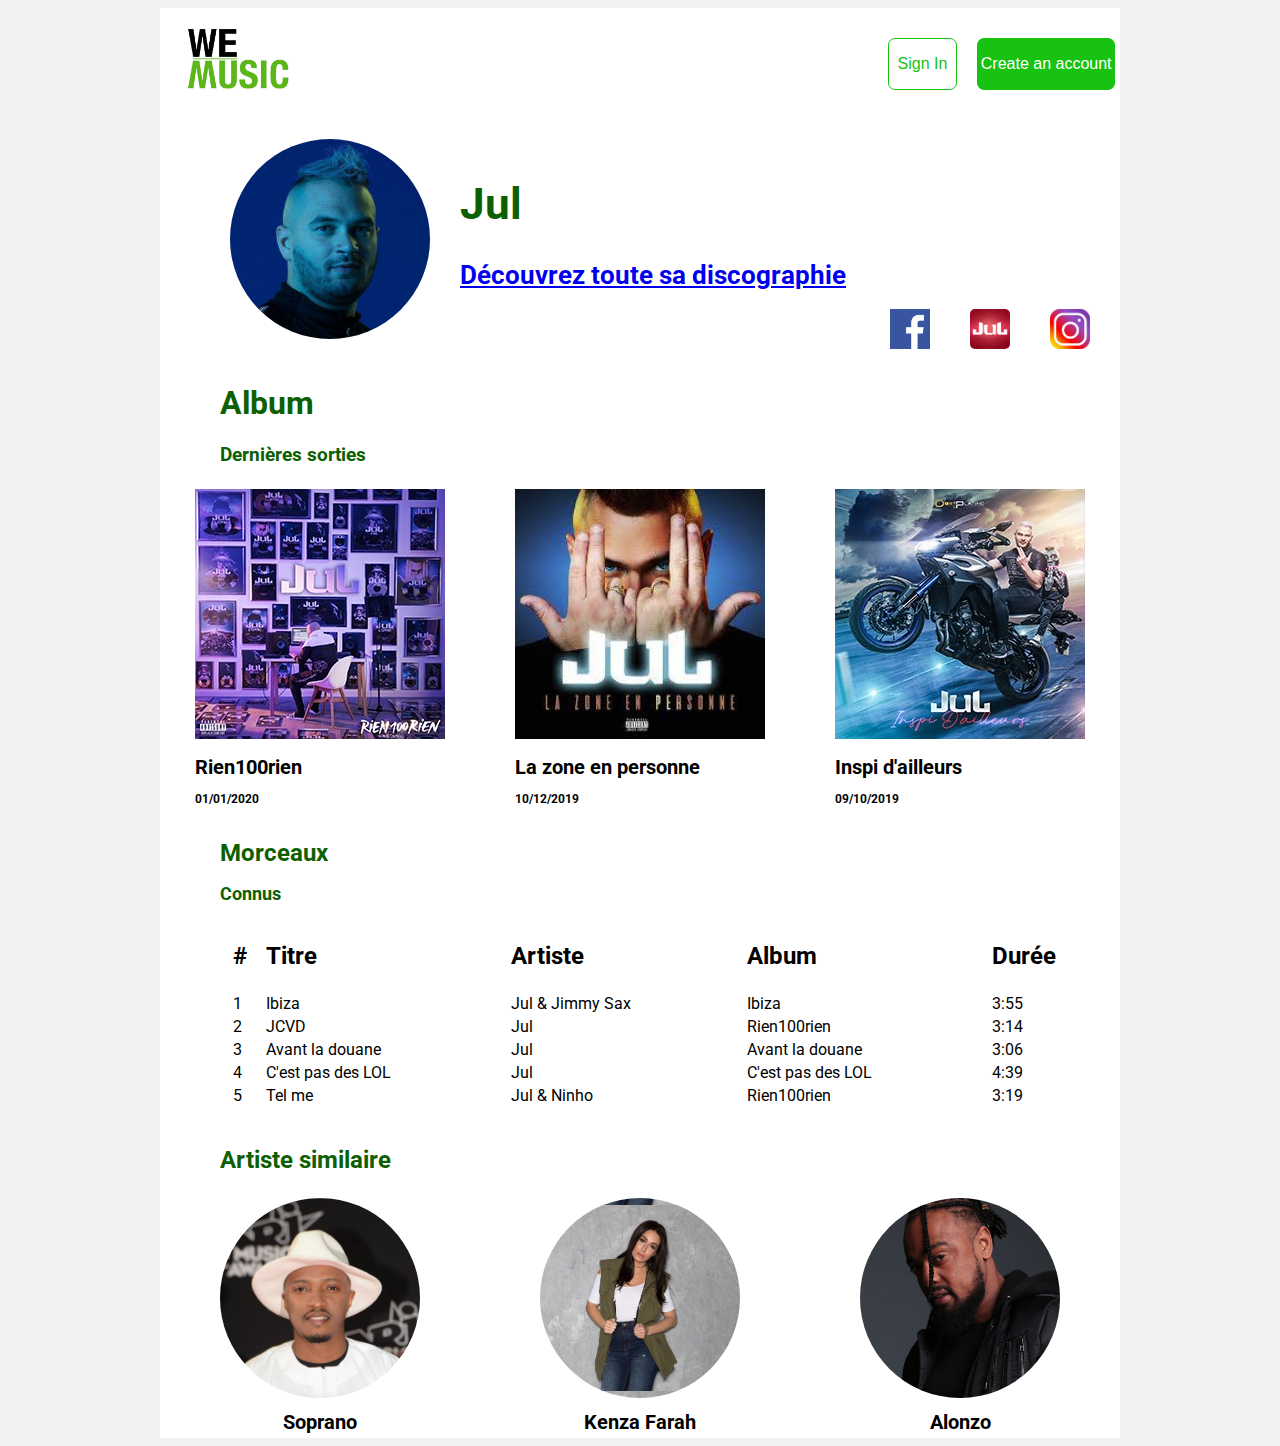
<file: artist.html>
<!DOCTYPE html>
<html lang="fr">
 
<head>
	<meta charset="UTF-8">
	<title>Jul profile</title>
	<link rel="stylesheet" type="text/css" href="style2.css">
	<link href="https://fonts.googleapis.com/css?family=Roboto&display=swap" rel="stylesheet">
	<div class=body></div>

</head>

<body>

	<div class="bandeau">
		<div class="logo"><a href="index.html"><img src="images2/logo.png" width="15%"></a></div>
		<div class="login"><p>Sign In</p></div>
		<div class="signup"><p>Create an account</p></div>
	</div>


<div class="presentation">

	<div class="jul">
	</div>

	<div class="artiste">
		<br> <br> 
		<h1>Jul</h1>
		<a target="_blank" href="https://fr.wikipedia.org/wiki/Discographie_de_Jul">
		<h3>Découvrez toute sa discographie</h3>
		</a>
	</div>

<a href="https://www.instagram.com/juldetp/?hl=fr"><div class="insta"> 
<img src="images2/insta.png" height="40" width="40"></div></a>
	
<a href="https://apps.apple.com/us/app/jul/id1484954486?l=fr"><div class="appli">
</div></a>

<a href="https://www.facebook.com/julOfficial/"><div class="fb">
<img src="images2/fb.png" height="40" width="40">
</div></a>


<br><br><br>
<div class="album">
<h1>Album</h1>
<h3>Dernières sorties</h3>
</div>

<div class="container">

	 <div class="children1">
	 <img src="images2/album1.jpg" height="250" width="250">
	 <h1>Rien100rien</h1>
	 <h3>01/01/2020</h3>
	</div>

	<div class="children2">
	<img src="images2/album2.jpg" height="250" width="250">
	 <h1>La zone en personne</h1>
	 <h3>10/12/2019</h3>
	</div>

	<div class="children3">
	<img src="images2/album3.jpg" height="250" width="250">
	<h1>Inspi d'ailleurs</h1>
	<h3>09/10/2019</h3>
	</div>


	</div>

<div class="morceaux">
<h1>Morceaux</h1>
<h2>Connus</h2>
</div>


<center>
	<div class="text">
<table class="table">
<thead>
<div class="grostitre">
<tr>
	<th scope="col"><h2>#</th>
	<th scope="col"><h2>Titre</th>
	<th scope="col"><h2>Artiste</th>
	<th scope="col"><h2>Album</th>
	<th scope="col"><h2>Durée</th>
</tr>
</thead>
</div>


<tr><td>1</td>
	<td>Ibiza</td>
	<td>Jul & Jimmy Sax</td>
	<td>Ibiza</td>
	<td>3:55</td>
</tr>

<tr><td>2</td>
	<td>JCVD</td>
	<td>Jul</td>
	<td>Rien100rien</td>
	<td>3:14</td>
</tr>

<tr><td>3</td>
	<td>Avant la douane</td>
	<td>Jul</td>
	<td>Avant la douane</td>
	<td>3:06</td>
</tr>

<tr><td>4</td>
	<td>C'est pas des LOL</td>
	<td>Jul</td>
	<td>C'est pas des LOL</td>
	<td>4:39</td>
</tr>

<tr><td>5</td>
	<td>Tel me</td>
	<td>Jul & Ninho</td>
	<td>Rien100rien</td>
	<td>3:19</td>
</tr>
</div>
</table>
</center>

<br>
<div class="artiste2">
<h2>Artiste similaire</h2>
</div>

<div class="container2">

	 <div class="sim1">
	 	<br><br><br><br><br><br><br><br><br><br><br><br><br><br><br><br><br><br>
	 <center><h1>Soprano</h1></center>
	</div>

	<div class="sim2">
	 <br><br><br><br><br><br><br><br><br><br><br><br><br><br><br><br><br><br>
	 <center><h1>Kenza Farah</h1></center>
	</div>

	<div class="sim3">
	<br><br><br><br><br><br><br><br><br><br><br><br><br><br><br><br><br><br>
	<center><h1>Alonzo</h1></center>
	</div>



</body>
</file>
<file: style2.css>
.artiste {
	font-family: roboto;
	size: 12px;
	color: #0d6001;
	margin-left: 300px;
	font-size: 22px;
	font-weight:bold;
	height:210px;
}

 .insta{
text-align: center;
float: right;
margin-right: 30px;

}

.appli{
text-align: center;
border-radius: 5px;
display: block;
background-image: url(images2/appli.png);
background-size: contain;
height: 40px;
width: 40px;
float: right;
margin-right: 40px;
}

.fb{
text-align: center;
float: right;
margin-right: 40px;
}


.bandeau {
	display:flex;
	flex-direction: row;
	padding: 5px;
	background-color: white;
}

.login {
	font-family: 'Roboto Condensed', sans-serif;
	color: 	#18c210;
	background-color: none;
	border-style: solid;
	border-color: #18c210;
	border-radius: 7px; 
	height: 25px; 
	width: 75px; 
	text-align: center;
	border-width: 1px; 
	margin-top: 25px; 
	padding-bottom: 25px; 
}
.signup {
	font-family: 'Roboto Condensed', sans-serif;
	color: white;
	background-color: #18c210;
	border-style: solid;
	border-color: #18c210;
	border-radius: 7px; 
	height: 25px; 
	width: 150px; 
	text-align: center;
	border-width: 1px; 
	margin-top: 25px; 
	padding-bottom: 25px; 
	border-width: 1px; 
	margin-left: 20px;

	}
.logo {
	margin-left: 20px;
	margin-top: 15px; 
}


.jul{
	background-image: url(images2/jul.jpg);
	display: block;
	background-position: 20% 50%;
	height: 200px;
	width: 200px;
	border-radius: 999px;
	border width: 0.5px;
	background-size: contain;
    float: left;
    margin-left:70px;
    margin-top: 40px;

}

.presentation{
background-color: white;
}

body{
	margin-right: 160px;
	margin-left: 160px;
	background-color: #f2f2f2;

}

.album{

font-family: roboto;
size: 10px;
color: #0d6001;
margin-left: 60px;
}

.container {
	width: 100%;
	margin: 0 auto;
	display: flex;
	align-content: center; flex-wrap: wrap;
	background-color: white;
}

.children1{
display: block;
margin: 5px auto 5px auto;
font-size: 10px;
font-family: roboto;
}

.children2{
display: block;
margin: 5px auto 5px auto;
font-size: 10px;
font-family: roboto;
}

.children3{
display: block;
margin: 5px auto 5px auto;
font-size: 10px;
font-family: roboto;
}

.morceaux{
font-family: roboto;
size: 10px;
color: #0d6001;
margin-left: 60px;
font-size: 12px;
}

.table{
width: 100%;
}

.text{
margin: 0 auto;
font-family: roboto;
text-align: left;
margin-left: 70px; 

}

.grostitre{
font-weight: 90;
font-size: 50px;
}


.artiste2{
font-family: roboto;
size: 10px;
color: #0d6001;
margin-left: 60px;
}

.container2 {
	width: 100%;
	margin: 0 auto;
	display: flex;
	align-content: center; flex-wrap: wrap;
	background-color: white;
}

.sim1{
display: block;
margin: 5px auto 5px auto;
font-size: 10px;
font-family: roboto;
background-image: url(images2/sim1.jpg);
display: block;
background-position: 50% 50%;
height: 200px;
width: 200px;
border-radius: 999px;
border width: 0.5px;
background-size: contain;
vertical-align: bottom;
margin-bottom: 40px;
}

.sim2{
display: block;
margin: 5px auto 5px auto;
font-size: 10px;
font-family: roboto;
background-image: url(images2/sim2.jpg);
display: block;
background-position: 50% 50%;
height: 200px;
width: 200px;
border-radius: 999px;
border width: 0.5px;
background-size: contain;
text-align: bottom;
}

.sim3{
display: block;
margin: 5px auto 5px auto;
font-size: 10px;
font-family: roboto;
background-image: url(images2/sim3.jpg);
display: block;
background-position: 50% 50%;
height: 200px;
width: 200px;
border-radius: 999px;
border width: 0.5px;
background-size: contain;
text-align: bottom;
}
</file>
